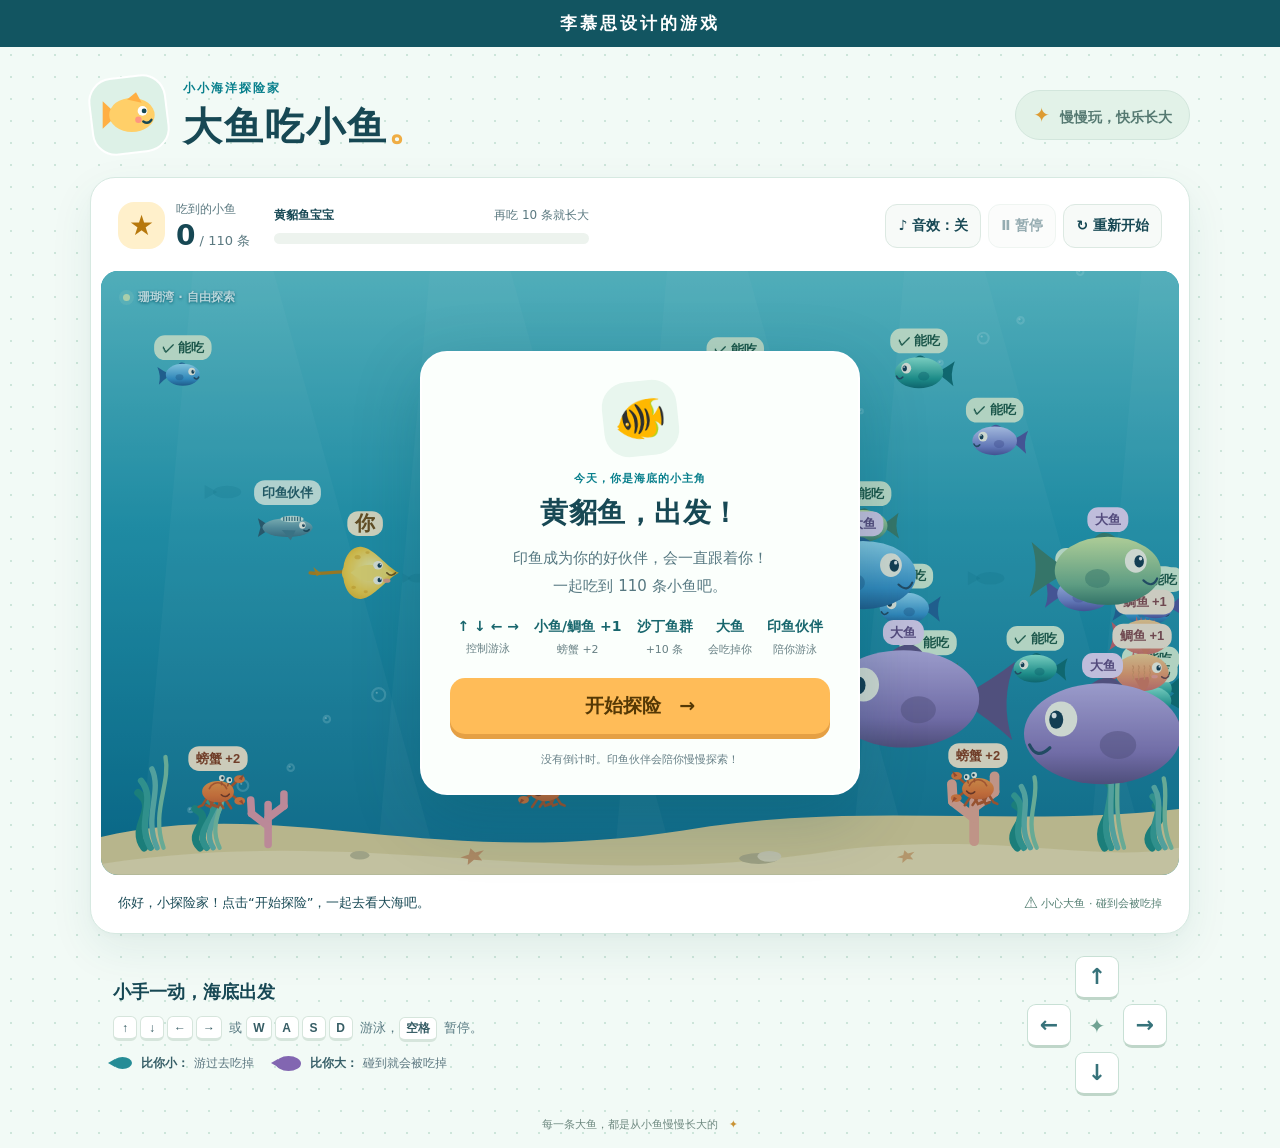
<file: fish-game/index.html>
<!DOCTYPE html>
<html lang="zh-CN">
<head>
  <meta charset="UTF-8">
  <meta name="viewport" content="width=device-width, initial-scale=1.0">
  <meta name="theme-color" content="#087f8c">
  <meta name="description" content="李慕思设计的大鱼吃小鱼：黄色黄貂鱼和印鱼伙伴一起探索，普通鱼加1，螃蟹加2，沙丁鱼群加10。">
  <title>大鱼吃小鱼 · 李慕思设计的游戏</title>
  <link rel="icon" href="data:image/svg+xml,%3Csvg xmlns='http://www.w3.org/2000/svg' viewBox='0 0 64 64'%3E%3Cpath d='M24 32 4 14v36Z' fill='%23e99832'/%3E%3Cellipse cx='37' cy='32' rx='25' ry='19' fill='%23ffbb51'/%3E%3Ccircle cx='48' cy='27' r='5' fill='white'/%3E%3Ccircle cx='49' cy='27' r='2.5' fill='%23174854'/%3E%3C/svg%3E">
  <link rel="stylesheet" href="style.css">
  <script src="game.js" defer></script>
</head>
<body>
  <div class="creator-banner">李慕思设计的游戏</div>
  <main class="game-shell">
    <header class="page-header">
      <div class="brand">
        <div class="brand-fish" aria-hidden="true">
          <svg viewBox="0 0 80 64" fill="none">
            <path d="M25 32 7 15v34l18-17Z" fill="#ffaf43"/>
            <ellipse cx="43" cy="32" rx="28" ry="21" fill="#ffcf68"/>
            <path d="m37 13 11-9 7 13" fill="#ffaf43"/>
            <circle cx="56" cy="27" r="6" fill="white"/>
            <circle cx="58" cy="27" r="3" fill="#164855"/>
            <path d="M57 40q6 4 10-2" stroke="#164855" stroke-width="3" stroke-linecap="round"/>
            <circle cx="51" cy="38" r="4" fill="#ff9680"/>
          </svg>
        </div>
        <div>
          <p class="eyebrow">小小海洋探险家</p>
          <h1>大鱼吃小鱼<span class="title-dot">。</span></h1>
        </div>
      </div>
      <div class="header-note"><span aria-hidden="true">✦</span> 慢慢玩，快乐长大</div>
    </header>

    <section class="game-panel" aria-label="大鱼吃小鱼游戏">
      <div class="dashboard">
        <div class="score-group">
          <div class="score-icon" aria-hidden="true">★</div>
          <div>
            <span class="stat-label">吃到的小鱼</span>
            <div class="score"><strong id="eaten-count">0</strong><span> / 110 条</span></div>
          </div>
        </div>
        <div class="growth-group">
          <div class="growth-heading"><span id="size-label">黄貂鱼宝宝</span><span id="growth-label">再吃 10 条就长大</span></div>
          <div class="progress-track" role="progressbar" aria-label="110条挑战进度" aria-valuemin="0" aria-valuemax="110" aria-valuenow="0" id="growth-progress">
            <div class="progress-fill" id="progress-fill"></div>
          </div>
        </div>
        <div class="toolbar">
          <button class="icon-button" id="sound-button" aria-pressed="false" type="button" title="开启或关闭音效">♪ <span>音效：关</span></button>
          <button class="icon-button" id="pause-button" type="button" disabled>Ⅱ <span>暂停</span></button>
          <button class="icon-button restart-button" id="restart-button" type="button">↻ <span>重新开始</span></button>
        </div>
      </div>

      <div class="ocean-stage" id="ocean-stage">
        <canvas id="ocean" width="1000" height="560" tabindex="0" aria-label="海底游戏区，用方向键或 WASD 移动黄色黄貂鱼，印鱼伙伴会跟随你" aria-describedby="keyboard-help game-message">
          你的浏览器暂不支持这个游戏，请使用新版 Edge、Chrome、Firefox 或 Safari。
        </canvas>
        <div class="ocean-label" aria-hidden="true"><span class="live-dot"></span> 珊瑚湾 · 自由探索</div>
        <div class="overlay" id="game-overlay">
          <div class="welcome-card" id="overlay-card">
            <div class="welcome-badge" id="overlay-badge" aria-hidden="true">🐠</div>
            <p class="eyebrow" id="overlay-eyebrow">今天，你是海底的小主角</p>
            <h2 id="overlay-title">黄貂鱼，出发！</h2>
            <p class="overlay-description" id="overlay-description">印鱼成为你的好伙伴，会一直跟着你！<br>一起吃到 110 条小鱼吧。</p>
            <div class="welcome-rules" id="welcome-rules">
              <span><b>↑ ↓ ← →</b> 控制游泳</span>
              <span><b>小鱼/鲷鱼 +1</b> 螃蟹 +2</span>
              <span><b>沙丁鱼群</b> +10 条</span>
              <span><b>大鱼</b> 会吃掉你</span>
              <span><b>印鱼伙伴</b> 陪你游泳</span>
            </div>
            <button class="primary-button" id="play-button" type="button">开始探险 <span aria-hidden="true">→</span></button>
            <p class="gentle-note" id="overlay-note">没有倒计时。印鱼伙伴会陪你慢慢探索！</p>
          </div>
        </div>
        <div class="celebration" id="celebration" aria-hidden="true"></div>
      </div>

      <div class="game-footer">
        <p id="game-message" role="status" aria-live="polite" aria-atomic="true">你好，小探险家！点击“开始探险”，一起去看大海吧。</p>
        <span class="safe-badge"><span aria-hidden="true">⚠</span> 小心大鱼 · 碰到会被吃掉</span>
      </div>
    </section>

    <section class="play-guide" aria-label="玩法说明">
      <div class="guide-copy">
        <h2>小手一动，海底出发</h2>
        <p id="keyboard-help"><kbd>↑</kbd><kbd>↓</kbd><kbd>←</kbd><kbd>→</kbd> 或 <kbd>W</kbd><kbd>A</kbd><kbd>S</kbd><kbd>D</kbd> 游泳，<kbd>空格</kbd> 暂停。</p>
        <div class="fish-legend">
          <span><i class="legend-fish edible" aria-hidden="true"></i><b>比你小：</b>游过去吃掉</span>
          <span><i class="legend-fish bigger" aria-hidden="true"></i><b>比你大：</b>碰到就会被吃掉</span>
        </div>
      </div>
      <div class="touch-controls" role="group" aria-label="屏幕方向按钮，也可以用键盘">
        <button class="direction up" type="button" data-direction="ArrowUp" aria-label="向上游">↑</button>
        <button class="direction left" type="button" data-direction="ArrowLeft" aria-label="向左游">←</button>
        <span class="direction-center" aria-hidden="true">✦</span>
        <button class="direction right" type="button" data-direction="ArrowRight" aria-label="向右游">→</button>
        <button class="direction down" type="button" data-direction="ArrowDown" aria-label="向下游">↓</button>
      </div>
    </section>
    <footer class="page-footer">每一条大鱼，都是从小鱼慢慢长大的 <span aria-hidden="true">✦</span></footer>
  </main>
  <noscript><p class="noscript-warning">请在浏览器中开启 JavaScript 后再玩游戏。</p></noscript>
</body>
</html>
</file>
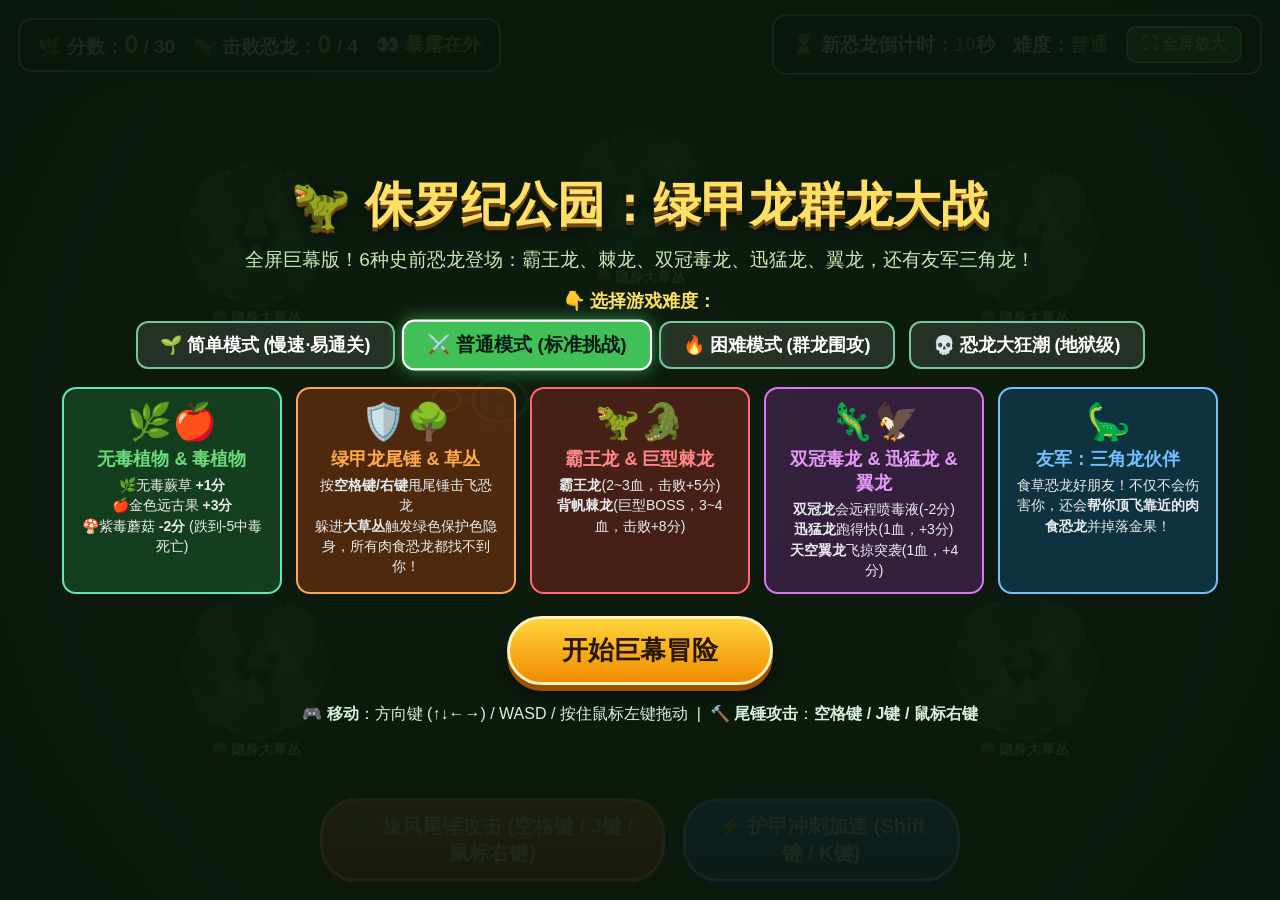
<file: jurassic-ankylosaurus/index.html>
<!DOCTYPE html>
<html lang="zh-CN">
<head>
  <meta charset="UTF-8" />
  <meta name="viewport" content="width=device-width, initial-scale=1.0" />
  <title>侏罗纪公园：绿甲龙群龙大战（巨幕版）</title>
  <style>
    * {
      box-sizing: border-box;
      user-select: none;
    }
    html, body {
      margin: 0;
      padding: 0;
      width: 100vw;
      height: 100vh;
      background: #1b3b1e;
      font-family: "Microsoft YaHei", "PingFang SC", sans-serif;
      color: #fff;
      overflow: hidden;
    }
    #game-wrapper {
      position: relative;
      width: 100vw;
      height: 100vh;
      overflow: hidden;
      background: radial-gradient(circle at center, #3b6936 0%, #244721 75%, #162e14 100%);
    }
    canvas {
      display: block;
      width: 100%;
      height: 100%;
    }
    .hud {
      position: absolute;
      top: 14px;
      left: 18px;
      right: 18px;
      display: flex;
      justify-content: space-between;
      align-items: center;
      z-index: 5;
      gap: 12px;
      flex-wrap: wrap;
      pointer-events: none;
    }
    .hud-box {
      background: rgba(14, 28, 16, 0.85);
      border: 2px solid #8ce99a;
      border-radius: 14px;
      padding: 10px 18px;
      font-size: 19px;
      font-weight: bold;
      display: flex;
      gap: 18px;
      align-items: center;
      box-shadow: 0 6px 16px rgba(0,0,0,0.45);
      pointer-events: auto;
    }
    .score-val {
      color: #ffd954;
      font-size: 25px;
    }
    .fullscreen-btn {
      background: #2b8a3e;
      color: #fff;
      border: 2px solid #b2f2bb;
      border-radius: 10px;
      padding: 6px 14px;
      font-size: 16px;
      font-weight: bold;
      cursor: pointer;
    }
    .fullscreen-btn:hover {
      background: #37b24d;
    }
    .action-bar {
      position: absolute;
      bottom: 18px;
      left: 50%;
      transform: translateX(-50%);
      display: flex;
      gap: 18px;
      z-index: 5;
    }
    .skill-btn {
      background: linear-gradient(180deg, #ff922b 0%, #d9480f 100%);
      color: #fff;
      border: 3px solid #ffd8a8;
      border-radius: 36px;
      padding: 12px 28px;
      font-size: 20px;
      font-weight: bold;
      cursor: pointer;
      box-shadow: 0 5px 0 #7f2704, 0 8px 18px rgba(0,0,0,0.5);
    }
    .skill-btn:active {
      transform: translateY(3px);
    }
    .skill-btn.dash {
      background: linear-gradient(180deg, #339af0 0%, #1864ab 100%);
      border-color: #a5d8ff;
      box-shadow: 0 5px 0 #0b3d6e, 0 8px 18px rgba(0,0,0,0.5);
    }
    .overlay {
      position: absolute;
      inset: 0;
      background: rgba(10, 22, 13, 0.92);
      display: flex;
      flex-direction: column;
      align-items: center;
      justify-content: center;
      z-index: 10;
      padding: 24px;
      text-align: center;
      overflow-y: auto;
    }
    .overlay.hidden {
      display: none;
    }
    h1 {
      font-size: 48px;
      margin: 0 0 10px 0;
      color: #ffe066;
      text-shadow: 0 4px 0 #6e4715, 0 6px 14px rgba(0,0,0,0.6);
    }
    .subtitle {
      font-size: 19px;
      color: #c7e8b5;
      margin-bottom: 16px;
    }
    .diff-selector {
      display: flex;
      gap: 14px;
      margin-bottom: 18px;
      flex-wrap: wrap;
      justify-content: center;
    }
    .diff-btn {
      background: rgba(255,255,255,0.1);
      color: #fff;
      border: 2px solid #74c69d;
      border-radius: 12px;
      padding: 10px 22px;
      font-size: 18px;
      font-weight: bold;
      cursor: pointer;
      transition: all 0.15s;
    }
    .diff-btn.active {
      background: #40c057;
      color: #081c15;
      border-color: #fff;
      transform: scale(1.06);
      box-shadow: 0 0 16px rgba(64, 192, 87, 0.7);
    }
    .legend {
      display: flex;
      gap: 14px;
      margin-bottom: 22px;
      flex-wrap: wrap;
      justify-content: center;
      max-width: 1200px;
    }
    .legend-card {
      background: rgba(255, 255, 255, 0.08);
      border: 2px solid rgba(255, 255, 255, 0.25);
      border-radius: 14px;
      padding: 12px 16px;
      width: 220px;
      text-align: center;
    }
    .legend-card .icon {
      font-size: 36px;
      margin-bottom: 4px;
    }
    .legend-card h3 {
      margin: 4px 0;
      font-size: 18px;
    }
    .legend-card p {
      margin: 4px 0 0;
      font-size: 14px;
      color: #e9ecef;
      line-height: 1.45;
    }
    .card-good { border-color: #63e6be; background: rgba(43, 138, 62, 0.32); }
    .card-poison { border-color: #da77f2; background: rgba(134, 46, 156, 0.32); }
    .card-club { border-color: #ffa94d; background: rgba(217, 72, 15, 0.32); }
    .card-danger { border-color: #ff6b6b; background: rgba(190, 42, 42, 0.32); }
    .card-friend { border-color: #74c0fc; background: rgba(24, 100, 171, 0.32); }
    .btn {
      background: linear-gradient(180deg, #ffd43b 0%, #f08c00 100%);
      color: #2b1700;
      border: 3px solid #fff3bf;
      border-radius: 50px;
      padding: 14px 52px;
      font-size: 26px;
      font-weight: 900;
      cursor: pointer;
      box-shadow: 0 6px 0 #9c5100, 0 12px 24px rgba(0,0,0,0.5);
    }
    .btn:hover {
      transform: scale(1.05);
    }
    .controls-tip {
      margin-top: 16px;
      font-size: 16px;
      color: #d8f3dc;
      line-height: 1.6;
    }
  </style>
</head>
<body>

  <div id="game-wrapper">
    <!-- 顶部状态栏 -->
    <div class="hud">
      <div class="hud-box">
        <span>🌿 分数：<span id="score" class="score-val">0</span> / <span id="goal-score">30</span></span>
        <span>🦖 击败恐龙：<span id="kill-count" class="score-val">0</span> / <span id="goal-kills">4</span></span>
        <span id="stealth-status" style="color:#ffd43b;">👀 暴露在外</span>
      </div>
      <div class="hud-box">
        <span>⏳ 新恐龙倒计时：<span id="next-spawn-timer" style="color:#ff8787;">10</span>秒</span>
        <span>难度：<span id="hud-diff" style="color:#69db7c;">普通</span></span>
        <button class="fullscreen-btn" id="fs-btn">⛶ 全屏放大</button>
      </div>
    </div>

    <!-- 底部技能栏 -->
    <div class="action-bar">
      <button class="skill-btn" id="club-btn">🔨 旋风尾锤攻击 (空格键 / J键 / 鼠标右键)</button>
      <button class="skill-btn dash" id="dash-btn">⚡ 护甲冲刺加速 (Shift键 / K键)</button>
    </div>

    <canvas id="gameCanvas"></canvas>

    <!-- 开始界面 -->
    <div id="start-screen" class="overlay">
      <h1>🦖 侏罗纪公园：绿甲龙群龙大战</h1>
      <div class="subtitle">全屏巨幕版！6种史前恐龙登场：霸王龙、棘龙、双冠毒龙、迅猛龙、翼龙，还有友军三角龙！</div>

      <div style="margin-bottom:8px; font-weight:bold; color:#ffe066; font-size:18px;">👇 选择游戏难度：</div>
      <div class="diff-selector">
        <button class="diff-btn" data-diff="easy">🌱 简单模式 (慢速·易通关)</button>
        <button class="diff-btn active" data-diff="normal">⚔️ 普通模式 (标准挑战)</button>
        <button class="diff-btn" data-diff="hard">🔥 困难模式 (群龙围攻)</button>
        <button class="diff-btn" data-diff="hell">💀 恐龙大狂潮 (地狱级)</button>
      </div>

      <div class="legend">
        <div class="legend-card card-good">
          <div class="icon">🌿🍎</div>
          <h3 style="color:#69db7c;">无毒植物 & 毒植物</h3>
          <p>🌿无毒蕨草 <b>+1分</b><br>🍎金色远古果 <b>+3分</b><br>🍄紫毒蘑菇 <b>-2分</b> (跌到-5中毒死亡)</p>
        </div>
        <div class="legend-card card-club">
          <div class="icon">🛡️🌳</div>
          <h3 style="color:#ffa94d;">绿甲龙尾锤 & 草丛</h3>
          <p>按<b>空格键/右键</b>甩尾锤击飞恐龙<br>躲进<b>大草丛</b>触发绿色保护色隐身，所有肉食恐龙都找不到你！</p>
        </div>
        <div class="legend-card card-danger">
          <div class="icon">🦖🐊</div>
          <h3 style="color:#ff8787;">霸王龙 & 巨型棘龙</h3>
          <p><b>霸王龙</b>(2~3血，击败+5分)<br><b>背帆棘龙</b>(巨型BOSS，3~4血，击败+8分)</p>
        </div>
        <div class="legend-card card-poison">
          <div class="icon">🦎🦅</div>
          <h3 style="color:#e599f7;">双冠毒龙 & 迅猛龙 & 翼龙</h3>
          <p><b>双冠龙</b>会远程喷毒液(-2分)<br><b>迅猛龙</b>跑得快(1血，+3分)<br><b>天空翼龙</b>飞掠突袭(1血，+4分)</p>
        </div>
        <div class="legend-card card-friend">
          <div class="icon">🦕</div>
          <h3 style="color:#74c0fc;">友军：三角龙伙伴</h3>
          <p>食草恐龙好朋友！不仅不会伤害你，还会<b>帮你顶飞靠近的肉食恐龙</b>并掉落金果！</p>
        </div>
      </div>

      <button class="btn" id="start-btn">开始巨幕冒险</button>
      <div class="controls-tip">
        🎮 <b>移动</b>：方向键 (↑↓←→) / WASD / 按住鼠标左键拖动 &nbsp;|&nbsp;
        🔨 <b>尾锤攻击</b>：<b>空格键 / J键 / 鼠标右键</b>
      </div>
    </div>

    <!-- 结束/通关界面 -->
    <div id="gameover-screen" class="overlay hidden">
      <h1 id="end-title" style="color:#ff6b6b;">💥 小甲龙被恐龙抓住了！</h1>
      <div class="subtitle" id="end-reason" style="font-size:22px; color:#ffd8a8; margin-bottom:14px;"></div>
      <div style="font-size:26px; color:#fff; margin-bottom:22px;">
        最终得分：<span id="final-score" class="score-val">0</span> &nbsp;|&nbsp;
        击败肉食恐龙：<span id="final-kills" class="score-val">0</span> 只
      </div>
      <div style="margin-bottom:12px; font-weight:bold; color:#ffe066; font-size:18px;">切换下一局难度：</div>
      <div class="diff-selector">
        <button class="diff-btn" data-diff="easy">🌱 简单模式</button>
        <button class="diff-btn active" data-diff="normal">⚔️ 普通模式</button>
        <button class="diff-btn" data-diff="hard">🔥 困难模式</button>
        <button class="diff-btn" data-diff="hell">💀 恐龙大狂潮</button>
      </div>
      <button class="btn" id="restart-btn">再来一局</button>
    </div>
  </div>

  <script>
    const canvas = document.getElementById('gameCanvas');
    const ctx = canvas.getContext('2d');

    // 动态自适应全屏窗口大小
    function resizeCanvas() {
      canvas.width = window.innerWidth;
      canvas.height = window.innerHeight;
    }
    window.addEventListener('resize', resizeCanvas);
    resizeCanvas();

    // 全屏切换按钮
    document.getElementById('fs-btn').addEventListener('click', () => {
      if (!document.fullscreenElement) {
        document.documentElement.requestFullscreen().catch(() => {});
      } else {
        document.exitFullscreen().catch(() => {});
      }
    });

    const scoreEl = document.getElementById('score');
    const goalScoreEl = document.getElementById('goal-score');
    const killCountEl = document.getElementById('kill-count');
    const goalKillsEl = document.getElementById('goal-kills');
    const stealthStatusEl = document.getElementById('stealth-status');
    const nextSpawnTimerEl = document.getElementById('next-spawn-timer');
    const hudDiffEl = document.getElementById('hud-diff');

    const startScreen = document.getElementById('start-screen');
    const gameoverScreen = document.getElementById('gameover-screen');
    const endTitleEl = document.getElementById('end-title');
    const endReasonEl = document.getElementById('end-reason');
    const finalScoreEl = document.getElementById('final-score');
    const finalKillsEl = document.getElementById('final-kills');

    const startBtn = document.getElementById('start-btn');
    const restartBtn = document.getElementById('restart-btn');
    const clubBtn = document.getElementById('club-btn');
    const dashBtn = document.getElementById('dash-btn');

    const DIFFICULTIES = {
      easy: {
        name: '简单',
        dinoSpeedMult: 0.72,
        spawnIntervalSec: 14,
        maxDinos: 5,
        initialDinos: 2,
        poisonCount: 6,
        goodCount: 14,
        goalScore: 25,
        goalKills: 3
      },
      normal: {
        name: '普通',
        dinoSpeedMult: 1.0,
        spawnIntervalSec: 10,
        maxDinos: 8,
        initialDinos: 3,
        poisonCount: 9,
        goodCount: 12,
        goalScore: 35,
        goalKills: 5
      },
      hard: {
        name: '困难',
        dinoSpeedMult: 1.25,
        spawnIntervalSec: 7,
        maxDinos: 11,
        initialDinos: 4,
        poisonCount: 12,
        goodCount: 12,
        goalScore: 50,
        goalKills: 7
      },
      hell: {
        name: '恐龙狂潮',
        dinoSpeedMult: 1.45,
        spawnIntervalSec: 5,
        maxDinos: 16,
        initialDinos: 6,
        poisonCount: 15,
        goodCount: 14,
        goalScore: 70,
        goalKills: 10
      }
    };

    let currentDiffKey = 'normal';
    let diffConfig = DIFFICULTIES[currentDiffKey];

    document.querySelectorAll('.diff-btn').forEach(btn => {
      btn.addEventListener('click', () => {
        currentDiffKey = btn.getAttribute('data-diff');
        diffConfig = DIFFICULTIES[currentDiffKey];
        document.querySelectorAll('.diff-btn').forEach(b => {
          b.classList.toggle('active', b.getAttribute('data-diff') === currentDiffKey);
        });
      });
    });

    // 音效合成器
    const AudioCtx = window.AudioContext || window.webkitAudioContext;
    let audioCtx = null;
    function ensureAudio() {
      if (!audioCtx) audioCtx = new AudioCtx();
    }
    function playSound(type) {
      try {
        ensureAudio();
        const osc = audioCtx.createOscillator();
        const gain = audioCtx.createGain();
        osc.connect(gain);
        gain.connect(audioCtx.destination);
        const now = audioCtx.currentTime;

        if (type === 'eat') {
          osc.type = 'sine';
          osc.frequency.setValueAtTime(520, now);
          osc.frequency.exponentialRampToValueAtTime(960, now + 0.14);
          gain.gain.setValueAtTime(0.2, now);
          gain.gain.linearRampToValueAtTime(0.01, now + 0.15);
          osc.start(now);
          osc.stop(now + 0.15);
        } else if (type === 'poison') {
          osc.type = 'sawtooth';
          osc.frequency.setValueAtTime(300, now);
          osc.frequency.linearRampToValueAtTime(115, now + 0.28);
          gain.gain.setValueAtTime(0.22, now);
          gain.gain.linearRampToValueAtTime(0.01, now + 0.28);
          osc.start(now);
          osc.stop(now + 0.28);
        } else if (type === 'club') {
          osc.type = 'triangle';
          osc.frequency.setValueAtTime(180, now);
          osc.frequency.exponentialRampToValueAtTime(440, now + 0.2);
          gain.gain.setValueAtTime(0.28, now);
          gain.gain.linearRampToValueAtTime(0.01, now + 0.22);
          osc.start(now);
          osc.stop(now + 0.22);
        } else if (type === 'hit') {
          osc.type = 'square';
          osc.frequency.setValueAtTime(150, now);
          osc.frequency.exponentialRampToValueAtTime(55, now + 0.25);
          gain.gain.setValueAtTime(0.35, now);
          gain.gain.linearRampToValueAtTime(0.01, now + 0.25);
          osc.start(now);
          osc.stop(now + 0.25);
        } else if (type === 'win') {
          osc.type = 'triangle';
          osc.frequency.setValueAtTime(440, now);
          osc.frequency.setValueAtTime(554, now + 0.12);
          osc.frequency.setValueAtTime(659, now + 0.24);
          osc.frequency.setValueAtTime(880, now + 0.36);
          gain.gain.setValueAtTime(0.26, now);
          gain.gain.linearRampToValueAtTime(0.01, now + 0.65);
          osc.start(now);
          osc.stop(now + 0.65);
        } else if (type === 'dead') {
          osc.type = 'sawtooth';
          osc.frequency.setValueAtTime(190, now);
          osc.frequency.exponentialRampToValueAtTime(48, now + 0.55);
          gain.gain.setValueAtTime(0.3, now);
          gain.gain.linearRampToValueAtTime(0.01, now + 0.55);
          osc.start(now);
          osc.stop(now + 0.55);
        }
      } catch (e) {}
    }

    let running = false;
    let score = 0;
    let kills = 0;
    let frameCount = 0;
    let spawnFramesLeft = 0;
    const keys = {};

    // 主角：放大版绿甲龙
    const player = {
      x: 500,
      y: 400,
      radius: 32,        // 放大体型
      speed: 4.6,
      angle: 0,
      dashTimer: 0,
      dashCooldown: 0,
      clubTimer: 0,
      clubCooldown: 0,
      clubRadius: 105,   // 放大尾锤旋风攻击范围
      poisonFlash: 0,
      tailSwing: 0,
      inBush: false
    };

    let bushes = [];
    let goodPlants = [];
    let poisonPlants = [];
    let carnivores = [];
    let friendDinos = []; // 友军食草恐龙（三角龙伙伴）
    let venomSpits = [];  // 双冠龙喷射的毒液球
    let floatTexts = [];
    let shockwaves = [];

    window.addEventListener('keydown', (e) => {
      keys[e.code] = true;
      if ((e.code === 'Space' || e.code === 'KeyJ') && running) {
        triggerTailClub();
        e.preventDefault();
      }
      if ((e.code === 'ShiftLeft' || e.code === 'ShiftRight' || e.code === 'KeyK') && running) {
        triggerDash();
        e.preventDefault();
      }
      if (e.code === 'Enter' && !running && !gameoverScreen.classList.contains('hidden')) {
        startGame();
      }
    });
    window.addEventListener('keyup', (e) => {
      keys[e.code] = false;
    });

    window.addEventListener('contextmenu', (e) => {
      if (running) {
        e.preventDefault();
        triggerTailClub();
      }
    });
    clubBtn.addEventListener('click', () => { if (running) triggerTailClub(); });
    dashBtn.addEventListener('click', () => { if (running) triggerDash(); });

    function initBushes() {
      const w = canvas.width;
      const h = canvas.height;
      // 根据大屏幕尺寸自动布置 5 个超大隐身草丛
      bushes = [
        { x: w * 0.2, y: h * 0.26, radius: 68, sway: 0 },
        { x: w * 0.8, y: h * 0.26, radius: 68, sway: 1.2 },
        { x: w * 0.2, y: h * 0.74, radius: 68, sway: 2.5 },
        { x: w * 0.8, y: h * 0.74, radius: 68, sway: 3.8 },
        { x: w * 0.5, y: h * 0.22, radius: 64, sway: 5.0 }
      ];
    }

    function randomPos(margin = 70) {
      for (let tries = 0; tries < 30; tries++) {
        const x = margin + Math.random() * (canvas.width - margin * 2);
        const y = margin + 60 + Math.random() * (canvas.height - margin * 2 - 80);
        const distPlayer = Math.hypot(x - player.x, y - player.y);
        const inAnyBush = bushes.some(b => Math.hypot(x - b.x, y - b.y) < b.radius + 16);
        if (distPlayer > 110 && !inAnyBush) return { x, y };
      }
      return {
        x: margin + Math.random() * (canvas.width - margin * 2),
        y: margin + 60 + Math.random() * (canvas.height - margin * 2 - 80)
      };
    }

    function spawnGoodPlant(customX = null, customY = null, forceGolden = false) {
      const p = (customX !== null && customY !== null) ? { x: customX, y: customY } : randomPos(70);
      const isGolden = forceGolden || Math.random() < 0.25;
      goodPlants.push({
        x: p.x,
        y: p.y,
        radius: isGolden ? 24 : 21,
        points: isGolden ? 3 : 1,
        isGolden,
        pulse: Math.random() * Math.PI * 2
      });
    }

    function spawnPoisonPlant() {
      const p = randomPos(70);
      poisonPlants.push({
        x: p.x,
        y: p.y,
        radius: 21,
        pulse: Math.random() * Math.PI * 2,
        vx: (Math.random() - 0.5) * 0.5,
        vy: (Math.random() - 0.5) * 0.5
      });
    }

    // 生成友军食草恐龙：三角龙伙伴 (Triceratops)
    function spawnFriendTriceratops() {
      const p = randomPos(120);
      const angle = Math.random() * Math.PI * 2;
      friendDinos.push({
        x: p.x,
        y: p.y,
        vx: Math.cos(angle) * 1.4,
        vy: Math.sin(angle) * 1.4,
        radius: 32,
        giftTimer: 360 + Math.floor(Math.random() * 240),
        turnTimer: 90
      });
    }

    // 5 种肉食性恐龙配置：
    // 1. trex (霸王龙)
    // 2. spinosaurus (巨型棘龙 - 背帆BOSS)
    // 3. raptor (迅猛龙 - 高速)
    // 4. dilophosaurus (双冠毒龙 - 喷射毒液)
    // 5. pteranodon (天空翼龙 - 飞行突袭)
    const DINO_SPECIES = [
      { kind: 'trex', name: '🦖霸王龙', radius: 34, baseSpeed: 1.9, hp: 2, scoreReward: 5 },
      { kind: 'spinosaurus', name: '🐊巨型棘龙', radius: 40, baseSpeed: 1.65, hp: 3, scoreReward: 8 },
      { kind: 'raptor', name: '🦎迅猛龙', radius: 24, baseSpeed: 2.7, hp: 1, scoreReward: 3 },
      { kind: 'dilophosaurus', name: '🧪双冠毒龙', radius: 28, baseSpeed: 1.8, hp: 2, scoreReward: 5 },
      { kind: 'pteranodon', name: '🦅天空翼龙', radius: 26, baseSpeed: 2.5, hp: 1, scoreReward: 4 }
    ];

    function spawnCarnivore(forcedKind = null) {
      const spec = forcedKind
        ? DINO_SPECIES.find(s => s.kind === forcedKind)
        : DINO_SPECIES[Math.floor(Math.random() * DINO_SPECIES.length)];

      const edge = Math.floor(Math.random() * 4);
      let x, y;
      if (edge === 0) { x = 45; y = 90 + Math.random() * (canvas.height - 160); }
      else if (edge === 1) { x = canvas.width - 45; y = 90 + Math.random() * (canvas.height - 160); }
      else if (edge === 2) { x = 80 + Math.random() * (canvas.width - 160); y = 85; }
      else { x = 80 + Math.random() * (canvas.width - 160); y = canvas.height - 70; }

      const angle = Math.atan2(player.y - y, player.x - x);
      const speed = spec.baseSpeed * diffConfig.dinoSpeedMult;

      carnivores.push({
        x,
        y,
        vx: Math.cos(angle) * speed,
        vy: Math.sin(angle) * speed,
        speed,
        radius: spec.radius,
        kind: spec.kind,
        name: spec.name,
        hp: spec.hp,
        maxHp: spec.hp,
        scoreReward: spec.scoreReward,
        stunTimer: 0,
        knockVx: 0,
        knockVy: 0,
        jawAnim: Math.random() * 5,
        turnTimer: 30,
        spitTimer: 150 + Math.floor(Math.random() * 120) // 双冠龙喷毒计时
      });
    }

    function addFloatText(text, x, y, color) {
      floatTexts.push({ text, x, y, color, alpha: 1, dy: -1.6 });
    }

    function triggerTailClub() {
      if (player.clubCooldown > 0) return;
      player.clubTimer = 24;
      player.clubCooldown = 42;
      playSound('club');

      shockwaves.push({
        x: player.x,
        y: player.y,
        r: 30,
        maxR: player.clubRadius,
        alpha: 0.95
      });

      checkTailClubHit();
    }

    function checkTailClubHit() {
      for (let i = carnivores.length - 1; i >= 0; i--) {
        const c = carnivores[i];
        if (c.stunTimer > 16) continue;
        const dist = Math.hypot(c.x - player.x, c.y - player.y);
        if (dist <= player.clubRadius + c.radius) {
          c.hp -= 1;
          c.stunTimer = 42;
          const knockAngle = Math.atan2(c.y - player.y, c.x - player.x);
          c.knockVx = Math.cos(knockAngle) * 11;
          c.knockVy = Math.sin(knockAngle) * 11;
          playSound('hit');

          if (c.hp <= 0) {
            kills += 1;
            score += c.scoreReward;
            updateHud();
            addFloatText(`🔨 打败${c.name}！+${c.scoreReward}分`, c.x, c.y - 20, '#ffd43b');
            carnivores.splice(i, 1);
            checkWinCondition();
          } else {
            addFloatText(`🔨 尾锤重击！${c.name}还剩 ${c.hp} 血`, c.x, c.y - 20, '#ffa94d');
          }
        }
      }
    }

    function triggerDash() {
      if (player.dashCooldown <= 0) {
        player.dashTimer = 20;
        player.dashCooldown = 60;
        playSound('club');
        addFloatText('⚡ 绿甲龙冲刺！', player.x, player.y - 25, '#74c0fc');
      }
    }

    function updateHud() {
      scoreEl.textContent = score;
      goalScoreEl.textContent = diffConfig.goalScore;
      killCountEl.textContent = kills;
      goalKillsEl.textContent = diffConfig.goalKills;
      hudDiffEl.textContent = diffConfig.name;
    }

    function checkWinCondition() {
      if (!running) return;
      if (score >= diffConfig.goalScore || kills >= diffConfig.goalKills) {
        running = false;
        playSound('win');
        endTitleEl.textContent = '🏆 恭喜通关！绿甲龙称霸侏罗纪！';
        endTitleEl.style.color = '#ffe066';
        endReasonEl.textContent = score >= diffConfig.goalScore
          ? `你成功吃够了远古植物，达到了 ${score} 分的目标！`
          : `你用威猛的尾锤打败了 ${kills} 只凶猛的肉食恐龙！`;
        finalScoreEl.textContent = score;
        finalKillsEl.textContent = kills;
        gameoverScreen.classList.remove('hidden');
      }
    }

    function triggerLose(reason) {
      if (!running) return;
      running = false;
      playSound('dead');
      endTitleEl.textContent = '💥 游戏结束！小甲龙倒下了';
      endTitleEl.style.color = '#ff6b6b';
      endReasonEl.textContent = reason;
      finalScoreEl.textContent = score;
      finalKillsEl.textContent = kills;
      gameoverScreen.classList.remove('hidden');
    }

    function startGame() {
      ensureAudio();
      resizeCanvas();
      diffConfig = DIFFICULTIES[currentDiffKey];
      score = 0;
      kills = 0;
      frameCount = 0;
      spawnFramesLeft = diffConfig.spawnIntervalSec * 60;

      player.x = canvas.width / 2;
      player.y = canvas.height * 0.55;
      player.angle = 0;
      player.dashTimer = 0;
      player.dashCooldown = 0;
      player.clubTimer = 0;
      player.clubCooldown = 0;
      player.poisonFlash = 0;
      player.inBush = false;

      initBushes();
      goodPlants = [];
      poisonPlants = [];
      carnivores = [];
      friendDinos = [];
      venomSpits = [];
      floatTexts = [];
      shockwaves = [];

      for (let i = 0; i < diffConfig.goodCount; i++) spawnGoodPlant();
      for (let i = 0; i < diffConfig.poisonCount; i++) spawnPoisonPlant();

      // 开局生成 1 只友军三角龙伙伴
      spawnFriendTriceratops();

      // 开局生成不同种类的肉食恐龙
      const starterKinds = ['trex', 'raptor', 'dilophosaurus', 'spinosaurus', 'pteranodon'];
      for (let i = 0; i < diffConfig.initialDinos; i++) {
        spawnCarnivore(starterKinds[i % starterKinds.length]);
      }

      updateHud();
      startScreen.classList.add('hidden');
      gameoverScreen.classList.add('hidden');
      running = true;
    }

    let mouseTarget = null;
    canvas.addEventListener('mousedown', (e) => {
      if (e.button !== 0) return;
      const rect = canvas.getBoundingClientRect();
      mouseTarget = {
        x: (e.clientX - rect.left) * (canvas.width / rect.width),
        y: (e.clientY - rect.top) * (canvas.height / rect.height)
      };
    });
    canvas.addEventListener('mousemove', (e) => {
      if (e.buttons === 1) {
        const rect = canvas.getBoundingClientRect();
        mouseTarget = {
          x: (e.clientX - rect.left) * (canvas.width / rect.width),
          y: (e.clientY - rect.top) * (canvas.height / rect.height)
        };
      }
    });
    window.addEventListener('mouseup', () => { mouseTarget = null; });

    function update() {
      if (!running) return;
      frameCount++;

      // 新恐龙倒计时
      spawnFramesLeft--;
      nextSpawnTimerEl.textContent = Math.max(1, Math.ceil(spawnFramesLeft / 60));
      if (spawnFramesLeft <= 0) {
        spawnFramesLeft = diffConfig.spawnIntervalSec * 60;
        if (carnivores.length < diffConfig.maxDinos) {
          spawnCarnivore();
          const newest = carnivores[carnivores.length - 1];
          addFloatText(`⚠️ 新的 ${newest.name} 闯入丛林！`, canvas.width / 2, 110, '#ff8787');
        }
      }

      // 玩家移动
      let dx = 0, dy = 0;
      if (keys['ArrowUp'] || keys['KeyW']) dy -= 1;
      if (keys['ArrowDown'] || keys['KeyS']) dy += 1;
      if (keys['ArrowLeft'] || keys['KeyA']) dx -= 1;
      if (keys['ArrowRight'] || keys['KeyD']) dx += 1;

      const curSpeed = player.dashTimer > 0 ? player.speed * 2.0 : player.speed;

      if (dx !== 0 || dy !== 0) {
        const len = Math.hypot(dx, dy);
        player.x += (dx / len) * curSpeed;
        player.y += (dy / len) * curSpeed;
        if (player.clubTimer <= 0) player.angle = Math.atan2(dy, dx);
        player.tailSwing += 0.25;
      } else if (mouseTarget) {
        const mdx = mouseTarget.x - player.x;
        const mdy = mouseTarget.y - player.y;
        const mdist = Math.hypot(mdx, mdy);
        if (mdist > 10) {
          player.x += (mdx / mdist) * curSpeed;
          player.y += (mdy / mdist) * curSpeed;
          if (player.clubTimer <= 0) player.angle = Math.atan2(mdy, mdx);
          player.tailSwing += 0.25;
        }
      }

      if (player.clubTimer > 0) {
        player.clubTimer--;
        player.angle += 0.45;
        checkTailClubHit();
      }
      if (player.clubCooldown > 0) player.clubCooldown--;
      if (player.dashTimer > 0) player.dashTimer--;
      if (player.dashCooldown > 0) player.dashCooldown--;
      if (player.poisonFlash > 0) player.poisonFlash--;

      player.x = Math.max(player.radius + 14, Math.min(canvas.width - player.radius - 14, player.x));
      player.y = Math.max(player.radius + 70, Math.min(canvas.height - player.radius - 60, player.y));

      // 草丛保护色隐身判定
      const wasInBush = player.inBush;
      player.inBush = false;
      for (const b of bushes) {
        b.sway += 0.03;
        if (Math.hypot(player.x - b.x, player.y - b.y) < b.radius - 4) {
          player.inBush = true;
        }
      }
      if (player.inBush !== wasInBush) {
        if (player.inBush) {
          stealthStatusEl.textContent = '🌿 草丛隐身中（恐龙看不见你）';
          stealthStatusEl.style.color = '#69db7c';
          addFloatText('🌿 绿甲龙保护色隐身！', player.x, player.y - 35, '#a9e34b');
        } else {
          stealthStatusEl.textContent = '👀 暴露在外';
          stealthStatusEl.style.color = '#ffd43b';
        }
      }

      // 更新友军三角龙伙伴
      for (const fd of friendDinos) {
        fd.turnTimer--;
        if (fd.turnTimer <= 0) {
          const a = Math.random() * Math.PI * 2;
          fd.vx = Math.cos(a) * 1.4;
          fd.vy = Math.sin(a) * 1.4;
          fd.turnTimer = 90 + Math.floor(Math.random() * 80);
        }
        fd.x += fd.vx;
        fd.y += fd.vy;
        if (fd.x < 60 || fd.x > canvas.width - 60) fd.vx *= -1;
        if (fd.y < 90 || fd.y > canvas.height - 80) fd.vy *= -1;

        // 定期掉落金色远古果帮玩家加分
        fd.giftTimer--;
        if (fd.giftTimer <= 0) {
          fd.giftTimer = 420;
          if (goodPlants.length < 22) {
            spawnGoodPlant(fd.x, fd.y, true);
            addFloatText('🦕 三角龙伙伴送你一颗金果！', fd.x, fd.y - 30, '#74c0fc');
          }
        }

        // 三角龙会帮玩家用头角顶飞靠近它的肉食恐龙！
        for (const c of carnivores) {
          if (c.stunTimer <= 0 && Math.hypot(c.x - fd.x, c.y - fd.y) < fd.radius + c.radius) {
            c.stunTimer = 35;
            const pushA = Math.atan2(c.y - fd.y, c.x - fd.x);
            c.knockVx = Math.cos(pushA) * 10;
            c.knockVy = Math.sin(pushA) * 10;
            addFloatText('🦕 三角龙撞飞了食肉恐龙！', fd.x, fd.y - 25, '#74c0fc');
          }
        }
      }

      // 吃无毒植物
      for (let i = goodPlants.length - 1; i >= 0; i--) {
        const g = goodPlants[i];
        g.pulse += 0.07;
        if (Math.hypot(player.x - g.x, player.y - g.y) < player.radius + g.radius + 4) {
          score += g.points;
          updateHud();
          playSound('eat');
          addFloatText(
            g.isGolden ? `🍎 金色远古果 +${g.points}分！` : `🌿 无毒植物 +${g.points}分`,
            g.x,
            g.y - 14,
            g.isGolden ? '#ffd43b' : '#69db7c'
          );
          goodPlants.splice(i, 1);
          spawnGoodPlant();
          checkWinCondition();
          if (!running) return;
        }
      }

      // 吃有毒植物 (-2分)
      for (let i = poisonPlants.length - 1; i >= 0; i--) {
        const p = poisonPlants[i];
        p.pulse += 0.08;
        p.x += p.vx;
        p.y += p.vy;
        if (p.x < 45 || p.x > canvas.width - 45) p.vx *= -1;
        if (p.y < 85 || p.y > canvas.height - 65) p.vy *= -1;

        if (Math.hypot(player.x - p.x, player.y - p.y) < player.radius + p.radius) {
          score -= 2;
          updateHud();
          player.poisonFlash = 28;
          playSound('poison');
          addFloatText('🍄 吃到毒植物 -2分！', p.x, p.y - 14, '#e599f7');
          poisonPlants.splice(i, 1);
          spawnPoisonPlant();

          if (score <= -5) {
            triggerLose('你吃了太多有毒的远古植物（分数跌到 -5 分），中毒倒下了！');
            return;
          }
        }
      }

      // 更新双冠龙喷出的毒液球
      for (let i = venomSpits.length - 1; i >= 0; i--) {
        const v = venomSpits[i];
        v.x += v.vx;
        v.y += v.vy;
        v.life--;
        if (v.life <= 0) {
          venomSpits.splice(i, 1);
          continue;
        }
        if (!player.inBush && Math.hypot(player.x - v.x, player.y - v.y) < player.radius + v.r) {
          score -= 2;
          updateHud();
          player.poisonFlash = 28;
          playSound('poison');
          addFloatText('🧪 被双冠龙毒液喷中 -2分！', player.x, player.y - 20, '#b197fc');
          venomSpits.splice(i, 1);
          if (score <= -5) {
            triggerLose('你被双冠龙的毒液连续击中（分数跌到 -5 分），中毒倒下了！');
            return;
          }
        }
      }

      // 更新肉食恐龙大军
      for (const c of carnivores) {
        c.jawAnim += 0.16;

        if (c.stunTimer > 0) {
          c.stunTimer--;
          c.x += c.knockVx;
          c.y += c.knockVy;
          c.knockVx *= 0.88;
          c.knockVy *= 0.88;
          c.x = Math.max(c.radius + 14, Math.min(canvas.width - c.radius - 14, c.x));
          c.y = Math.max(c.radius + 70, Math.min(canvas.height - c.radius - 60, c.y));
          continue;
        }

        // 双冠毒龙远程喷毒液
        if (c.kind === 'dilophosaurus' && !player.inBush) {
          c.spitTimer--;
          if (c.spitTimer <= 0) {
            c.spitTimer = 170 + Math.floor(Math.random() * 90);
            const sa = Math.atan2(player.y - c.y, player.x - c.x);
            venomSpits.push({
              x: c.x,
              y: c.y,
              vx: Math.cos(sa) * 4.5,
              vy: Math.sin(sa) * 4.5,
              r: 9,
              life: 160
            });
          }
        }

        c.turnTimer--;
        if (player.inBush) {
          if (c.turnTimer <= 0) {
            const randAngle = Math.random() * Math.PI * 2;
            c.vx = Math.cos(randAngle) * (c.speed * 0.8);
            c.vy = Math.sin(randAngle) * (c.speed * 0.8);
            c.turnTimer = 45 + Math.floor(Math.random() * 45);
          }
          for (const b of bushes) {
            if (Math.hypot(c.x - b.x, c.y - b.y) < b.radius + c.radius + 8) {
              const away = Math.atan2(c.y - b.y, c.x - b.x);
              c.vx = Math.cos(away) * c.speed;
              c.vy = Math.sin(away) * c.speed;
            }
          }
        } else if (c.turnTimer <= 0) {
          const targetAngle = Math.atan2(player.y - c.y, player.x - c.x) + (Math.random() - 0.5) * 0.4;
          c.vx = Math.cos(targetAngle) * c.speed;
          c.vy = Math.sin(targetAngle) * c.speed;
          c.turnTimer = 25 + Math.floor(Math.random() * 30);
        }

        c.x += c.vx;
        c.y += c.vy;

        if (c.x < c.radius + 14 || c.x > canvas.width - c.radius - 14) c.vx *= -1;
        if (c.y < c.radius + 70 || c.y > canvas.height - c.radius - 60) c.vy *= -1;

        if (!player.inBush && player.clubTimer <= 0) {
          const dist = Math.hypot(player.x - c.x, player.y - c.y);
          if (dist < player.radius + c.radius - 8) {
            triggerLose(`你被凶猛的 ${c.name} 抓住了！记得躲进草丛隐身，或按空格键甩尾锤打飞它！`);
            return;
          }
        }
      }

      for (let i = shockwaves.length - 1; i >= 0; i--) {
        const sw = shockwaves[i];
        sw.r += (sw.maxR - sw.r) * 0.25;
        sw.alpha -= 0.06;
        if (sw.alpha <= 0) shockwaves.splice(i, 1);
      }

      for (let i = floatTexts.length - 1; i >= 0; i--) {
        const ft = floatTexts[i];
        ft.y += ft.dy;
        ft.alpha -= 0.017;
        if (ft.alpha <= 0) floatTexts.splice(i, 1);
      }
    }

    function drawGoodPlant(g) {
      ctx.save();
      ctx.translate(g.x, g.y);
      const scale = 1 + Math.sin(g.pulse) * 0.1;
      ctx.scale(scale, scale);

      ctx.beginPath();
      ctx.arc(0, 0, g.radius + 6, 0, Math.PI * 2);
      ctx.fillStyle = g.isGolden ? 'rgba(255, 212, 59, 0.3)' : 'rgba(105, 219, 124, 0.26)';
      ctx.fill();

      if (g.isGolden) {
        ctx.beginPath();
        ctx.arc(0, 0, 16, 0, Math.PI * 2);
        ctx.fillStyle = '#fcc419';
        ctx.fill();
        ctx.strokeStyle = '#fff3bf';
        ctx.lineWidth = 2.5;
        ctx.stroke();

        ctx.fillStyle = '#fff9db';
        ctx.font = 'bold 14px sans-serif';
        ctx.textAlign = 'center';
        ctx.fillText('🍎金果+3', 0, 32);
      } else {
        for (let i = 0; i < 6; i++) {
          ctx.save();
          ctx.rotate((i * Math.PI * 2) / 6);
          ctx.beginPath();
          ctx.ellipse(0, -11, 6, 13, 0, 0, Math.PI * 2);
          ctx.fillStyle = '#51cf66';
          ctx.fill();
          ctx.strokeStyle = '#d3f9d8';
          ctx.lineWidth = 1.4;
          ctx.stroke();
          ctx.restore();
        }
        ctx.beginPath();
        ctx.arc(0, 0, 6, 0, Math.PI * 2);
        ctx.fillStyle = '#ebfbee';
        ctx.fill();

        ctx.fillStyle = '#b2f2bb';
        ctx.font = 'bold 13px sans-serif';
        ctx.textAlign = 'center';
        ctx.fillText('🌿无毒+1', 0, 30);
      }
      ctx.restore();
    }

    function drawPoisonPlant(p) {
      ctx.save();
      ctx.translate(p.x, p.y);
      const scale = 1 + Math.sin(p.pulse) * 0.1;
      ctx.scale(scale, scale);

      ctx.beginPath();
      ctx.arc(0, 0, p.radius + 5, 0, Math.PI * 2);
      ctx.fillStyle = 'rgba(190, 75, 219, 0.3)';
      ctx.fill();

      ctx.beginPath();
      ctx.arc(0, -2, 17, Math.PI, 0, false);
      ctx.closePath();
      ctx.fillStyle = '#9c36b5';
      ctx.fill();
      ctx.strokeStyle = '#f3d9fa';
      ctx.lineWidth = 1.8;
      ctx.stroke();

      ctx.fillStyle = '#e5dbff';
      ctx.fillRect(-5, -2, 10, 14);

      ctx.fillStyle = '#fcc2d7';
      [[-7, -8, 3], [0, -12, 3.5], [7, -7, 3]].forEach(([bx, by, br]) => {
        ctx.beginPath();
        ctx.arc(bx, by, br, 0, Math.PI * 2);
        ctx.fill();
      });

      ctx.fillStyle = '#eebefa';
      ctx.font = 'bold 13px sans-serif';
      ctx.textAlign = 'center';
      ctx.fillText('🍄毒-2', 0, 28);
      ctx.restore();
    }

    function drawBushBase(b) {
      ctx.save();
      ctx.translate(b.x, b.y);
      ctx.beginPath();
      ctx.arc(0, 0, b.radius, 0, Math.PI * 2);
      ctx.fillStyle = 'rgba(25, 84, 34, 0.8)';
      ctx.fill();
      ctx.strokeStyle = 'rgba(140, 233, 154, 0.6)';
      ctx.lineWidth = 3;
      ctx.setLineDash([8, 5]);
      ctx.stroke();
      ctx.setLineDash([]);

      const blobs = 8;
      for (let i = 0; i < blobs; i++) {
        const a = (i * Math.PI * 2) / blobs + Math.sin(b.sway) * 0.04;
        const bx = Math.cos(a) * (b.radius * 0.68);
        const by = Math.sin(a) * (b.radius * 0.68);
        ctx.beginPath();
        ctx.arc(bx, by, b.radius * 0.42, 0, Math.PI * 2);
        ctx.fillStyle = i % 2 === 0 ? '#2b7a38' : '#379144';
        ctx.fill();
      }
      ctx.restore();
    }

    function drawBushCanopy(b) {
      ctx.save();
      ctx.translate(b.x, b.y);
      const swayOffset = Math.sin(b.sway) * 4;
      const leaves = [
        [-28, -20], [24, -24], [0, -8], [-24, 20], [26, 18], [0, 28], [-34, 2], [34, -2]
      ];
      for (let i = 0; i < leaves.length; i++) {
        const [lx, ly] = leaves[i];
        ctx.save();
        ctx.translate(lx + swayOffset * (i % 2 === 0 ? 1 : -1), ly);
        ctx.beginPath();
        ctx.moveTo(-13, 10);
        ctx.quadraticCurveTo(-5, -18, 0, -20);
        ctx.quadraticCurveTo(5, -18, 13, 10);
        ctx.closePath();
        ctx.fillStyle = i % 2 === 0 ? 'rgba(64, 160, 75, 0.86)' : 'rgba(82, 183, 88, 0.82)';
        ctx.fill();
        ctx.restore();
      }

      ctx.fillStyle = '#d3f9d8';
      ctx.font = 'bold 14px sans-serif';
      ctx.textAlign = 'center';
      ctx.fillText('🌳 隐身大草丛', 0, b.radius + 20);
      ctx.restore();
    }

    // 绘制友军三角龙伙伴 (Triceratops)
    function drawFriendTriceratops(fd) {
      ctx.save();
      ctx.translate(fd.x, fd.y);
      const angle = Math.atan2(fd.vy, fd.vx);
      ctx.rotate(angle);

      // 友军蓝光圈
      ctx.beginPath();
      ctx.arc(0, 0, fd.radius + 6, 0, Math.PI * 2);
      ctx.fillStyle = 'rgba(116, 192, 252, 0.22)';
      ctx.fill();

      // 身体
      ctx.beginPath();
      ctx.ellipse(-4, 0, 24, 18, 0, 0, Math.PI * 2);
      ctx.fillStyle = '#339af0';
      ctx.fill();
      ctx.strokeStyle = '#a5d8ff';
      ctx.lineWidth = 2;
      ctx.stroke();

      // 标志性扇形头盾 (Frill)
      ctx.beginPath();
      ctx.ellipse(12, 0, 9, 22, 0, 0, Math.PI * 2);
      ctx.fillStyle = '#1c7ed6';
      ctx.fill();
      ctx.strokeStyle = '#d0ebff';
      ctx.lineWidth = 2;
      ctx.stroke();

      // 头部与三根长角
      ctx.beginPath();
      ctx.ellipse(22, 0, 12, 10, 0, 0, Math.PI * 2);
      ctx.fillStyle = '#4dabf7';
      ctx.fill();

      ctx.strokeStyle = '#fff9db';
      ctx.lineWidth = 3;
      ctx.beginPath();
      ctx.moveTo(24, -6); ctx.lineTo(38, -11);
      ctx.moveTo(24, 6);  ctx.lineTo(38, 11);
      ctx.moveTo(30, 0);  ctx.lineTo(39, 0);
      ctx.stroke();

      ctx.restore();

      ctx.save();
      ctx.fillStyle = '#a5d8ff';
      ctx.font = 'bold 14px sans-serif';
      ctx.textAlign = 'center';
      ctx.fillText('🦕 友军三角龙 (帮打怪+送金果)', fd.x, fd.y - fd.radius - 12);
      ctx.restore();
    }

    // 绘制主角：放大版绿色小甲龙
    function drawAnkylosaurus() {
      ctx.save();
      ctx.translate(player.x, player.y);
      ctx.scale(1.28, 1.28); // 整体放大主角外观

      if (player.inBush) {
        ctx.globalAlpha = 0.68;
      }

      ctx.rotate(player.angle);

      if (player.clubTimer > 0) {
        ctx.beginPath();
        ctx.arc(0, 0, player.clubRadius / 1.28, 0, Math.PI * 2);
        ctx.fillStyle = 'rgba(255, 169, 77, 0.28)';
        ctx.fill();
        ctx.strokeStyle = '#ffd43b';
        ctx.lineWidth = 3.5;
        ctx.stroke();
      }

      const swing = player.clubTimer > 0 ? Math.sin(frameCount * 0.8) * 14 : Math.sin(player.tailSwing) * 4;
      const tailLen = player.clubTimer > 0 ? -54 : -38;

      ctx.beginPath();
      ctx.moveTo(-16, 0);
      ctx.quadraticCurveTo(-28, swing, tailLen, swing * 1.2);
      ctx.strokeStyle = '#3b8744';
      ctx.lineWidth = 8;
      ctx.lineCap = 'round';
      ctx.stroke();

      ctx.beginPath();
      ctx.ellipse(tailLen - 4, swing * 1.2, player.clubTimer > 0 ? 16 : 11, player.clubTimer > 0 ? 13 : 8.5, 0, 0, Math.PI * 2);
      ctx.fillStyle = player.clubTimer > 0 ? '#ffd43b' : '#265c2d';
      ctx.fill();
      ctx.strokeStyle = '#fff3bf';
      ctx.lineWidth = 2;
      ctx.stroke();

      ctx.fillStyle = '#40914a';
      [[-10, -17], [10, -17], [-10, 17], [10, 17]].forEach(([lx, ly]) => {
        ctx.beginPath();
        ctx.arc(lx, ly, 5.5, 0, Math.PI * 2);
        ctx.fill();
      });

      ctx.beginPath();
      ctx.ellipse(22, 0, 10, 8, 0, 0, Math.PI * 2);
      ctx.fillStyle = player.poisonFlash > 0 ? '#cc5de8' : '#51ad5b';
      ctx.fill();

      ctx.fillStyle = '#111';
      ctx.beginPath();
      ctx.arc(25, -4, 2, 0, Math.PI * 2);
      ctx.arc(25, 4, 2, 0, Math.PI * 2);
      ctx.fill();

      ctx.beginPath();
      ctx.ellipse(0, 0, 21, 17, 0, 0, Math.PI * 2);
      ctx.fillStyle = player.poisonFlash > 0 ? '#9c36b5' : '#2b6e34';
      ctx.fill();
      ctx.strokeStyle = '#8ce99a';
      ctx.lineWidth = 2.5;
      ctx.stroke();

      ctx.fillStyle = '#479e52';
      for (let gx = -10; gx <= 10; gx += 10) {
        for (let gy = -6; gy <= 6; gy += 12) {
          ctx.beginPath();
          ctx.arc(gx, gy, 3.5, 0, Math.PI * 2);
          ctx.fill();
        }
      }
      ctx.restore();

      ctx.save();
      ctx.font = 'bold 15px sans-serif';
      ctx.textAlign = 'center';
      if (player.clubTimer > 0) {
        ctx.fillStyle = '#ffd43b';
        ctx.fillText('🔨 旋风尾锤攻击！', player.x, player.y - player.radius - 14);
      } else if (player.inBush) {
        ctx.fillStyle = '#b2f2bb';
        ctx.fillText('🛡️ 保护色隐身中', player.x, player.y - player.radius - 14);
      } else {
        ctx.fillStyle = '#d8f3dc';
        ctx.fillText('🛡️ 绿甲龙(你)', player.x, player.y - player.radius - 12);
      }
      ctx.restore();
    }

    // 绘制 5 种不同造型与特征的肉食恐龙
    function drawCarnivore(c) {
      ctx.save();
      ctx.translate(c.x, c.y);
      const angle = Math.atan2(c.vy, c.vx);
      ctx.rotate(angle);

      const scaleMap = {
        spinosaurus: 1.45,
        trex: 1.28,
        dilophosaurus: 1.15,
        pteranodon: 1.15,
        raptor: 1.05
      };
      const sc = scaleMap[c.kind] || 1.2;
      ctx.scale(sc, sc);

      const colorMap = {
        trex: '#c92a2a',
        spinosaurus: '#862e9c',
        raptor: '#e8590c',
        dilophosaurus: '#5c940d',
        pteranodon: '#e67700'
      };
      const bodyColor = c.stunTimer > 0 ? '#adb5bd' : (colorMap[c.kind] || '#c92a2a');

      // 危险红圈
      ctx.beginPath();
      ctx.arc(0, 0, 24, 0, Math.PI * 2);
      ctx.fillStyle = 'rgba(255, 70, 70, 0.16)';
      ctx.fill();

      if (c.kind === 'pteranodon') {
        // 🦅 翼龙：展开巨大的双翼扇动
        const wingFlap = Math.sin(c.jawAnim * 1.3) * 8;
        ctx.fillStyle = bodyColor;
        ctx.beginPath();
        ctx.moveTo(4, 0);
        ctx.lineTo(-8, -28 + wingFlap);
        ctx.lineTo(-16, -6);
        ctx.lineTo(-16, 6);
        ctx.lineTo(-8, 28 - wingFlap);
        ctx.closePath();
        ctx.fill();
        ctx.strokeStyle = '#ffd8a8';
        ctx.lineWidth = 1.5;
        ctx.stroke();

        // 尖长鸟喙头冠
        ctx.beginPath();
        ctx.moveTo(-10, 0);
        ctx.lineTo(26, 0);
        ctx.lineTo(6, -5);
        ctx.lineTo(6, 5);
        ctx.closePath();
        ctx.fillStyle = '#ff922b';
        ctx.fill();
      } else {
        // 陆地食肉恐龙通用尾巴与躯干
        ctx.beginPath();
        ctx.moveTo(-12, 0);
        ctx.lineTo(-34, Math.sin(c.jawAnim) * 5);
        ctx.strokeStyle = bodyColor;
        ctx.lineWidth = 7;
        ctx.lineCap = 'round';
        ctx.stroke();

        // 双冠龙的特征：颈部扇形毒伞褶边 (Frills)
        if (c.kind === 'dilophosaurus') {
          ctx.beginPath();
          ctx.ellipse(10, 0, 6, 19, 0, 0, Math.PI * 2);
          ctx.fillStyle = '#fcc419';
          ctx.fill();
          ctx.strokeStyle = '#c92a2a';
          ctx.lineWidth = 2;
          ctx.stroke();
        }

        // 躯干
        ctx.beginPath();
        ctx.ellipse(-2, 0, 18, 13, 0, 0, Math.PI * 2);
        ctx.fillStyle = bodyColor;
        ctx.fill();
        ctx.strokeStyle = '#2b0909';
        ctx.lineWidth = 2;
        ctx.stroke();

        // 棘龙的特征：背上巨大的帆状背脊 (Sail)
        if (c.kind === 'spinosaurus') {
          ctx.beginPath();
          ctx.ellipse(-3, 0, 14, 6, 0, 0, Math.PI * 2);
          ctx.fillStyle = '#ff6b6b';
          ctx.fill();
          ctx.strokeStyle = '#ffe066';
          ctx.lineWidth = 2;
          ctx.stroke();
        }

        // 头部与尖牙
        ctx.fillStyle = bodyColor;
        ctx.beginPath();
        ctx.ellipse(15, 0, 13, 9, 0, 0, Math.PI * 2);
        ctx.fill();

        ctx.fillStyle = '#fff';
        for (let t = -5; t <= 5; t += 5) {
          ctx.beginPath();
          ctx.arc(24, t, 2.2, 0, Math.PI * 2);
          ctx.fill();
        }

        ctx.fillStyle = '#ffe066';
        ctx.beginPath();
        ctx.arc(14, -5, 2.8, 0, Math.PI * 2);
        ctx.arc(14, 5, 2.8, 0, Math.PI * 2);
        ctx.fill();
      }

      ctx.restore();

      // 头顶名字 + 血条
      ctx.save();
      ctx.font = 'bold 14px sans-serif';
      ctx.textAlign = 'center';
      let statusText = `${c.name} (HP:${c.hp})`;
      if (c.stunTimer > 0) statusText = '💫 被尾锤砸晕！';
      else if (player.inBush) statusText += ' ❓找不到';

      ctx.fillStyle = c.stunTimer > 0 ? '#ffd43b' : (player.inBush ? '#ffe066' : '#ffaaaa');
      ctx.fillText(statusText, c.x, c.y - c.radius - 12);
      ctx.restore();
    }

    function draw() {
      ctx.clearRect(0, 0, canvas.width, canvas.height);

      for (const b of bushes) drawBushBase(b);
      for (const g of goodPlants) drawGoodPlant(g);
      for (const p of poisonPlants) drawPoisonPlant(p);

      // 绘制双冠龙毒液球
      for (const v of venomSpits) {
        ctx.save();
        ctx.beginPath();
        ctx.arc(v.x, v.y, v.r, 0, Math.PI * 2);
        ctx.fillStyle = '#94d82d';
        ctx.fill();
        ctx.strokeStyle = '#e9fac8';
        ctx.lineWidth = 2;
        ctx.stroke();
        ctx.restore();
      }

      // 尾锤冲击波
      for (const sw of shockwaves) {
        ctx.save();
        ctx.beginPath();
        ctx.arc(sw.x, sw.y, sw.r, 0, Math.PI * 2);
        ctx.strokeStyle = `rgba(255, 212, 59, ${sw.alpha})`;
        ctx.lineWidth = 6;
        ctx.stroke();
        ctx.restore();
      }

      // 绘制友军三角龙
      for (const fd of friendDinos) drawFriendTriceratops(fd);

      // 绘制绿甲龙
      drawAnkylosaurus();

      // 绘制草丛顶层叶片
      for (const b of bushes) drawBushCanopy(b);

      // 绘制所有肉食恐龙
      for (const c of carnivores) drawCarnivore(c);

      // 绘制飘字
      for (const ft of floatTexts) {
        ctx.save();
        ctx.globalAlpha = Math.max(0, ft.alpha);
        ctx.font = 'bold 21px "Microsoft YaHei", sans-serif';
        ctx.fillStyle = ft.color;
        ctx.strokeStyle = '#000';
        ctx.lineWidth = 3.5;
        ctx.textAlign = 'center';
        ctx.strokeText(ft.text, ft.x, ft.y);
        ctx.fillText(ft.text, ft.x, ft.y);
        ctx.restore();
      }
    }

    function loop() {
      update();
      draw();
      requestAnimationFrame(loop);
    }

    startBtn.addEventListener('click', startGame);
    restartBtn.addEventListener('click', startGame);

    initBushes();
    loop();
  </script>
</body>
</html>
</file>
<file: fish-game/style.css>
:root {
  color-scheme: light;
  --ink: #174854;
  --muted: #5b7980;
  --teal: #087f8c;
  --mint: #eaf7f2;
  --orange: #ffbc58;
  font-family: "Microsoft YaHei", "PingFang SC", system-ui, sans-serif;
}

* { box-sizing: border-box; }
body { margin: 0; color: var(--ink); background: #f2faf6; background-image: radial-gradient(#cde5da 1px, transparent 1px); background-size: 22px 22px; }
button { font: inherit; cursor: pointer; -webkit-tap-highlight-color: transparent; }
button:disabled { cursor: default; opacity: .45; }
button:focus-visible, canvas:focus-visible { outline: 4px solid #e79928; outline-offset: 4px; }
button:not(:disabled):active { transform: translateY(2px); }
.creator-banner { padding: 12px 20px; text-align: center; color: white; background: #125561; font-size: 17px; font-weight: 700; letter-spacing: 3px; }
.game-shell { max-width: 1160px; margin: 0 auto; padding: 29px 30px 16px; }
.page-header { display: flex; align-items: center; justify-content: space-between; gap: 20px; margin-bottom: 23px; }
.brand { display: flex; align-items: center; gap: 15px; }
.brand-fish { width: 78px; height: 78px; display: grid; place-items: center; border: 2px solid white; border-radius: 24px; background: #ddf1e7; transform: rotate(-7deg); }
.brand-fish svg { width: 65px; transform: rotate(7deg); }
.eyebrow { margin: 0 0 7px; color: var(--teal); font-size: 12px; font-weight: 700; letter-spacing: 2px; }
h1 { margin: 0; font-size: clamp(27px, 4vw, 39px); letter-spacing: 2px; line-height: 1.2; }
.title-dot { color: #efad44; }
.header-note { font-size: 14px; font-weight: 700; color: #557971; background: #e2f2e8; padding: 12px 17px; border: 1px solid #d2e6dc; border-radius: 99px; white-space: nowrap; }
.header-note span { color: #dd9b32; font-size: 20px; margin-right: 5px; }
.game-panel { background: white; border: 1px solid #d6e9e1; border-radius: 25px; padding: 10px; box-shadow: 0 16px 44px #1d645815, 0 3px 6px #1d645806; }
.dashboard { display: flex; align-items: center; gap: 24px; min-height: 83px; padding: 10px 17px 18px; }
.score-group { display: flex; align-items: center; gap: 11px; flex-shrink: 0; }
.score-icon { color: #b7780c; background: #fff0cb; width: 47px; height: 47px; border-radius: 16px; display: grid; place-items: center; font-size: 28px; }
.stat-label { font-size: 12px; color: var(--muted); }
.score { line-height: 1.25; }
.score strong { font-size: 28px; }
.score span { font-size: 13px; color: var(--muted); }
.growth-group { flex: 1; max-width: 315px; min-width: 140px; }
.growth-heading { display: flex; justify-content: space-between; gap: 10px; margin-bottom: 9px; font-size: 12px; }
#size-label { font-weight: 700; white-space: nowrap; }
#growth-label { color: var(--muted); }
.progress-track { background: #edf3ee; height: 11px; border-radius: 20px; overflow: hidden; }
.progress-fill { height: 100%; width: 0; border-radius: inherit; background: linear-gradient(90deg, #ffc561, #f09e3c); transition: width .3s ease; }
.toolbar { margin-left: auto; display: flex; gap: 7px; flex-shrink: 0; }
.icon-button { border: 1px solid #dce9e2; border-radius: 12px; padding: 10px 12px; background: #f7faf8; color: var(--ink); font-size: 14px; font-weight: 700; min-height: 44px; }
.icon-button:hover:not(:disabled) { background: #e7f4ee; border-color: #a9d1c2; }
.icon-button[aria-pressed="true"] { background: #dbf2e9; border-color: #8fcab5; }
.ocean-stage { position: relative; width: 100%; aspect-ratio: 1000 / 560; isolation: isolate; border-radius: 17px; background: #128fa6; }
canvas { display: block; width: 100%; height: 100%; border-radius: 17px; touch-action: none; }
.ocean-label { position: absolute; left: 22px; top: 18px; color: #e4fbfc; font-size: 12px; font-weight: 700; display: flex; align-items: center; gap: 8px; pointer-events: none; text-shadow: 0 1px 3px #086678; }
.live-dot { background: #d4f4c2; width: 7px; height: 7px; border-radius: 50%; box-shadow: 0 0 0 4px #ddffde22; }
.overlay { position: absolute; inset: 0; display: grid; place-items: center; background: #063f5435; border-radius: 17px; padding: 18px; z-index: 2; }
.overlay[hidden] { display: none; }
.welcome-card { width: min(440px, 100%); text-align: center; background: #fbfffc; padding: 28px 28px 24px; border: 2px solid white; border-radius: 27px; box-shadow: 0 20px 70px #06445133; }
.welcome-badge { display: grid; place-items: center; font-size: 43px; line-height: 1; width: 75px; height: 75px; margin: 0 auto 15px; border-radius: 25px; background: #e8f6ee; transform: rotate(-6deg); }
.welcome-card .eyebrow { font-size: 11px; letter-spacing: 1px; }
.welcome-card h2 { font-size: clamp(21px, 3vw, 28px); margin: 8px 0 13px; letter-spacing: .5px; }
.overlay-description { font-size: 15px; line-height: 1.85; color: #567881; margin: 0; }
.welcome-rules { display: flex; flex-wrap: wrap; justify-content: center; gap: 12px 15px; margin: 18px 0 21px; font-size: 11px; color: #667f83; }
.welcome-rules[hidden] { display: none; }
.welcome-rules span { display: grid; gap: 6px; }
.welcome-rules b { color: #18666d; font-size: 14px; }
.primary-button { width: 100%; border: 0; background: var(--orange); color: #543805; padding: 15px 22px; min-height: 52px; border-radius: 15px; font-size: 19px; font-weight: 800; box-shadow: 0 5px 0 #e5a044; }
.primary-button:hover { background: #ffca78; }
.primary-button span { margin-left: 12px; }
.gentle-note { color: #678087; font-size: 11px; margin: 17px 0 0; line-height: 1.6; }
.game-footer { display: flex; justify-content: space-between; align-items: center; gap: 15px; padding: 13px 17px 5px; min-height: 48px; }
#game-message { margin: 0; font-size: 13px; line-height: 1.7; }
.safe-badge { font-size: 11px; color: #568074; white-space: nowrap; }
.safe-badge span { font-size: 16px; vertical-align: -1px; }
.play-guide { display: flex; justify-content: space-between; align-items: center; gap: 20px; padding: 22px 23px 8px; }
.guide-copy h2 { margin: 0 0 10px; font-size: 18px; }
.guide-copy p { color: #567880; font-size: 13px; margin: 0; line-height: 2.1; }
kbd { display: inline-grid; place-items: center; padding: 0 6px; min-width: 24px; height: 25px; margin-right: 3px; font: 700 12px "Microsoft YaHei", sans-serif; background: white; border: 1px solid #d6e5dc; border-bottom: 3px solid #d6e5dc; border-radius: 6px; color: #365d65; }
.fish-legend { display: flex; flex-wrap: wrap; gap: 12px 22px; margin-top: 13px; font-size: 12px; color: #5c7780; }
.fish-legend > span { display: inline-flex; align-items: center; gap: 5px; }
.fish-legend b { color: #365e67; }
.legend-fish { position: relative; width: 19px; height: 12px; border-radius: 60%; margin-right: 4px; }
.legend-fish::after { content: ""; position: absolute; left: -5px; top: 2px; border-right: 7px solid; border-top: 4px solid transparent; border-bottom: 4px solid transparent; }
.edible { background: #268c96; }
.edible::after { border-right-color: #268c96; }
.bigger { background: #8266b1; width: 25px; height: 15px; }
.bigger::after { border-right-color: #8266b1; top: 3px; }
.touch-controls { display: grid; grid-template-columns: repeat(3, 44px); grid-template-rows: repeat(3, 44px); gap: 4px; flex-shrink: 0; }
.direction { border: 1px solid #c8e0d5; border-bottom: 3px solid #bfd6c9; background: white; border-radius: 9px; color: #36727a; font-size: 22px; font-weight: 700; user-select: none; touch-action: none; }
.direction:hover, .direction.pressed { background: #d9eee5; }
.up { grid-area: 1 / 2; }
.left { grid-area: 2 / 1; }
.right { grid-area: 2 / 3; }
.down { grid-area: 3 / 2; }
.direction-center { grid-area: 2 / 2; display: grid; place-items: center; color: #70a293; font-size: 20px; }
.page-footer { margin: 13px 0 0; text-align: center; font-size: 11px; color: #6e8980; }
.page-footer span { color: #c99336; margin-left: 7px; }
.celebration { position: absolute; inset: 0; pointer-events: none; overflow: hidden; border-radius: 17px; z-index: 3; }
.confetti { position: absolute; top: -20px; width: 9px; height: 16px; border-radius: 3px; animation: confetti-fall 2.4s ease-in forwards; }
@keyframes confetti-fall { to { transform: translateY(700px) rotate(420deg); opacity: 0; } }
.noscript-warning { text-align: center; color: #94361b; background: #fff1cf; padding: 15px; }

@media (max-width: 950px) {
  .game-shell { padding: 22px 20px 15px; }
  .dashboard { gap: 17px; padding-inline: 10px; }
  .icon-button { padding: 9px; font-size: 12px; }
  .growth-heading { flex-wrap: wrap; gap: 3px; }
  .ocean-stage { min-height: 460px; }
  .welcome-card { padding: 20px 24px; }
  .welcome-badge { width: 58px; height: 58px; font-size: 34px; margin-bottom: 11px; }
  .welcome-rules { margin: 13px 0 17px; }
}

@media (max-width: 700px) {
  .creator-banner { font-size: 15px; letter-spacing: 2px; padding: 11px 12px; }
  .game-shell { padding: 18px 12px 13px; }
  .page-header { margin-bottom: 16px; }
  .brand { gap: 11px; }
  .brand-fish { width: 59px; height: 59px; border-radius: 19px; }
  .brand-fish svg { width: 50px; }
  .eyebrow { font-size: 10px; }
  .header-note { display: none; }
  .game-panel { border-radius: 20px; padding: 7px; }
  .dashboard { flex-wrap: wrap; gap: 13px 17px; padding: 8px 9px 12px; }
  .score-icon { width: 41px; height: 41px; font-size: 24px; border-radius: 13px; }
  .score strong { font-size: 25px; }
  .growth-group { max-width: none; min-width: 100px; }
  .growth-heading { font-size: 11px; }
  .toolbar { width: 100%; justify-content: flex-end; gap: 7px; }
  .icon-button { flex: 1; padding: 8px 5px; font-size: 12px; }
  .ocean-stage { aspect-ratio: auto; height: 440px; min-height: 440px; }
  .ocean-label { top: 13px; left: 13px; font-size: 10px; }
  .welcome-card { padding: 15px 14px; border-radius: 22px; }
  .welcome-badge { width: 48px; height: 48px; font-size: 29px; margin-bottom: 6px; }
  .welcome-card h2 { font-size: 23px; margin: 5px 0 8px; }
  .overlay { padding: 12px; }
  .overlay-description { font-size: 13px; line-height: 1.55; }
  .welcome-rules { gap: 6px 13px; margin: 9px 0 11px; font-size: 10px; }
  .welcome-rules b { font-size: 12px; }
  .primary-button { font-size: 17px; min-height: 46px; padding: 10px; }
  .gentle-note { font-size: 10px; margin-top: 10px; }
  .game-footer { align-items: flex-start; padding: 10px 8px 5px; min-height: 59px; }
  #game-message { font-size: 12px; }
  .safe-badge { display: none; }
  .play-guide { padding: 19px 7px 4px; gap: 12px; align-items: flex-start; flex-direction: column; }
  .guide-copy { width: 100%; }
  .guide-copy h2 { font-size: 16px; }
  .guide-copy p { font-size: 12px; }
  .fish-legend { font-size: 11px; gap: 9px; }
  .touch-controls { align-self: center; margin-top: 0; }
  kbd { min-width: 21px; padding: 0 4px; margin-right: 1px; height: 24px; }
}

@media (prefers-reduced-motion: reduce) {
  *, *::before, *::after { scroll-behavior: auto !important; animation: none !important; transition: none !important; }
}
</file>
